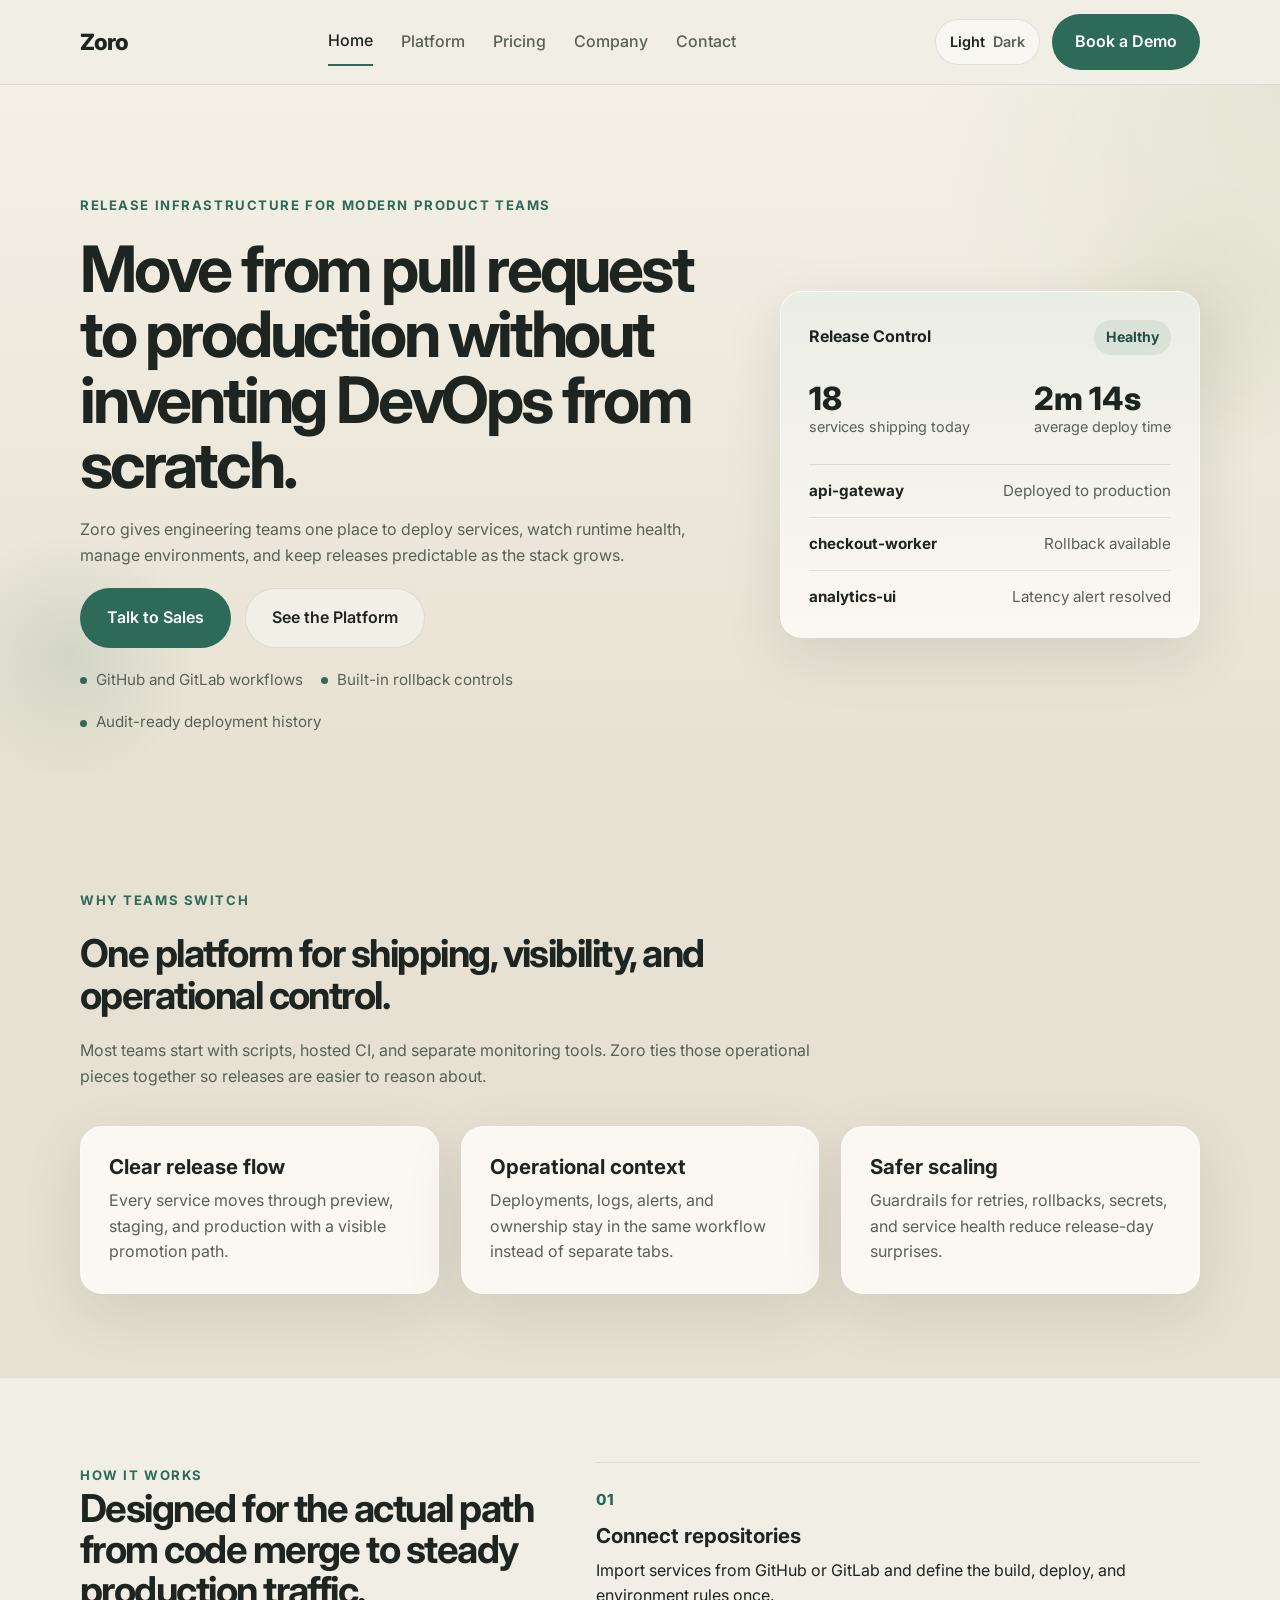
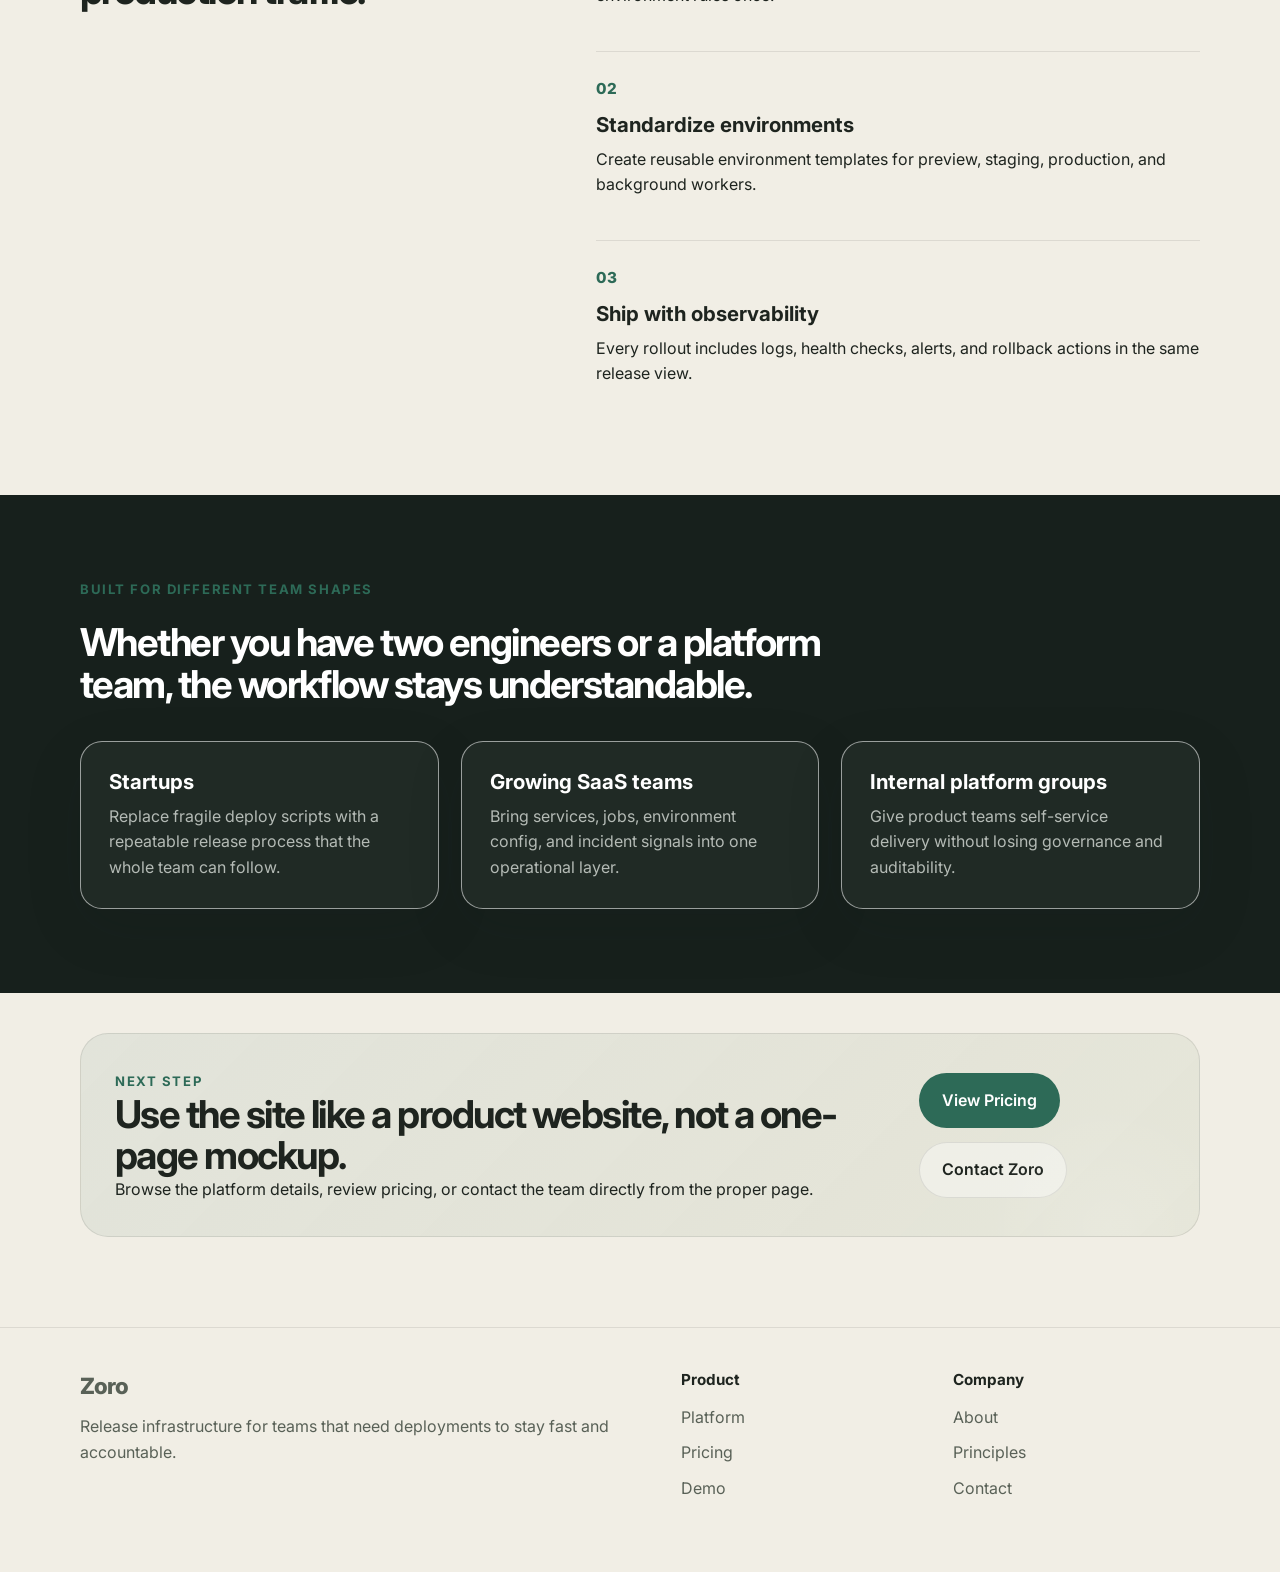
<file: index.html>
<!DOCTYPE html>
<html lang="en">
<head>
    <meta charset="UTF-8">
    <meta name="viewport" content="width=device-width, initial-scale=1.0">
    <title>Zoro | Release Infrastructure for Shipping Teams</title>
    <link rel="stylesheet" href="styles.css">
    <link rel="preconnect" href="https://fonts.googleapis.com">
    <link rel="preconnect" href="https://fonts.gstatic.com" crossorigin>
    <link href="https://fonts.googleapis.com/css2?family=Inter:wght@400;500;600;700;800&display=swap" rel="stylesheet">
</head>
<body>
    <header class="site-header">
        <div class="container nav-shell">
            <a href="index.html" class="brand-mark">Zoro</a>
            <nav class="site-nav" aria-label="Primary navigation">
                <a href="index.html" class="nav-link active">Home</a>
                <a href="platform.html" class="nav-link">Platform</a>
                <a href="pricing.html" class="nav-link">Pricing</a>
                <a href="company.html" class="nav-link">Company</a>
                <a href="contact.html" class="nav-link">Contact</a>
            </nav>
            <div class="nav-actions">
                <button class="theme-toggle" type="button" aria-label="Toggle dark theme" data-theme-toggle>
                    <span class="theme-toggle-light">Light</span>
                    <span class="theme-toggle-dark">Dark</span>
                </button>
                <a href="contact.html" class="btn btn-primary">Book a Demo</a>
            </div>
        </div>
    </header>

    <main>
        <section class="hero hero-home">
            <div class="container hero-grid">
                <div class="hero-copy">
                    <span class="eyebrow">Release infrastructure for modern product teams</span>
                    <h1 class="hero-title">Move from pull request to production without inventing DevOps from scratch.</h1>
                    <p class="hero-subtitle">
                        Zoro gives engineering teams one place to deploy services, watch runtime health, manage environments,
                        and keep releases predictable as the stack grows.
                    </p>
                    <div class="hero-actions">
                        <a href="contact.html" class="btn btn-primary btn-large">Talk to Sales</a>
                        <a href="platform.html" class="btn btn-secondary btn-large">See the Platform</a>
                    </div>
                    <div class="hero-proof">
                        <span>GitHub and GitLab workflows</span>
                        <span>Built-in rollback controls</span>
                        <span>Audit-ready deployment history</span>
                    </div>
                </div>
                <div class="hero-panel">
                    <div class="status-card glow-card">
                        <div class="status-head">
                            <span class="status-label">Release Control</span>
                            <span class="status-pill">Healthy</span>
                        </div>
                        <div class="metric-row">
                            <div>
                                <p class="metric-value">18</p>
                                <p class="metric-label">services shipping today</p>
                            </div>
                            <div>
                                <p class="metric-value">2m 14s</p>
                                <p class="metric-label">average deploy time</p>
                            </div>
                        </div>
                        <ul class="timeline-list">
                            <li><strong>api-gateway</strong><span>Deployed to production</span></li>
                            <li><strong>checkout-worker</strong><span>Rollback available</span></li>
                            <li><strong>analytics-ui</strong><span>Latency alert resolved</span></li>
                        </ul>
                    </div>
                </div>
            </div>
        </section>

        <section class="section surface-muted">
            <div class="container">
                <div class="section-header">
                    <span class="eyebrow">Why teams switch</span>
                    <h2>One platform for shipping, visibility, and operational control.</h2>
                    <p>
                        Most teams start with scripts, hosted CI, and separate monitoring tools. Zoro ties those operational
                        pieces together so releases are easier to reason about.
                    </p>
                </div>
                <div class="card-grid three-up">
                    <article class="info-card">
                        <h3>Clear release flow</h3>
                        <p>Every service moves through preview, staging, and production with a visible promotion path.</p>
                    </article>
                    <article class="info-card">
                        <h3>Operational context</h3>
                        <p>Deployments, logs, alerts, and ownership stay in the same workflow instead of separate tabs.</p>
                    </article>
                    <article class="info-card">
                        <h3>Safer scaling</h3>
                        <p>Guardrails for retries, rollbacks, secrets, and service health reduce release-day surprises.</p>
                    </article>
                </div>
            </div>
        </section>

        <section class="section">
            <div class="container split-section">
                <div>
                    <span class="eyebrow">How it works</span>
                    <h2>Designed for the actual path from code merge to steady production traffic.</h2>
                </div>
                <div class="steps-grid">
                    <article class="step-card">
                        <span class="step-number">01</span>
                        <h3>Connect repositories</h3>
                        <p>Import services from GitHub or GitLab and define the build, deploy, and environment rules once.</p>
                    </article>
                    <article class="step-card">
                        <span class="step-number">02</span>
                        <h3>Standardize environments</h3>
                        <p>Create reusable environment templates for preview, staging, production, and background workers.</p>
                    </article>
                    <article class="step-card">
                        <span class="step-number">03</span>
                        <h3>Ship with observability</h3>
                        <p>Every rollout includes logs, health checks, alerts, and rollback actions in the same release view.</p>
                    </article>
                </div>
            </div>
        </section>

        <section class="section surface-dark">
            <div class="container">
                <div class="section-header section-header-light">
                    <span class="eyebrow">Built for different team shapes</span>
                    <h2>Whether you have two engineers or a platform team, the workflow stays understandable.</h2>
                </div>
                <div class="card-grid three-up">
                    <article class="info-card dark-card">
                        <h3>Startups</h3>
                        <p>Replace fragile deploy scripts with a repeatable release process that the whole team can follow.</p>
                    </article>
                    <article class="info-card dark-card">
                        <h3>Growing SaaS teams</h3>
                        <p>Bring services, jobs, environment config, and incident signals into one operational layer.</p>
                    </article>
                    <article class="info-card dark-card">
                        <h3>Internal platform groups</h3>
                        <p>Give product teams self-service delivery without losing governance and auditability.</p>
                    </article>
                </div>
            </div>
        </section>

        <section class="section cta-section">
            <div class="container cta-shell">
                <div>
                    <span class="eyebrow">Next step</span>
                    <h2>Use the site like a product website, not a one-page mockup.</h2>
                    <p>Browse the platform details, review pricing, or contact the team directly from the proper page.</p>
                </div>
                <div class="cta-actions">
                    <a href="pricing.html" class="btn btn-primary">View Pricing</a>
                    <a href="contact.html" class="btn btn-secondary">Contact Zoro</a>
                </div>
            </div>
        </section>
    </main>

    <footer class="site-footer">
        <div class="container footer-grid">
            <div>
                <a href="index.html" class="brand-mark brand-footer">Zoro</a>
                <p class="footer-copy">Release infrastructure for teams that need deployments to stay fast and accountable.</p>
            </div>
            <div>
                <h4>Product</h4>
                <a href="platform.html">Platform</a>
                <a href="pricing.html">Pricing</a>
                <a href="contact.html">Demo</a>
            </div>
            <div>
                <h4>Company</h4>
                <a href="company.html">About</a>
                <a href="company.html#principles">Principles</a>
                <a href="contact.html">Contact</a>
            </div>
        </div>
    </footer>
    <script src="theme.js"></script>
    <script src="animations.js"></script>
</body>
</html>
</file>
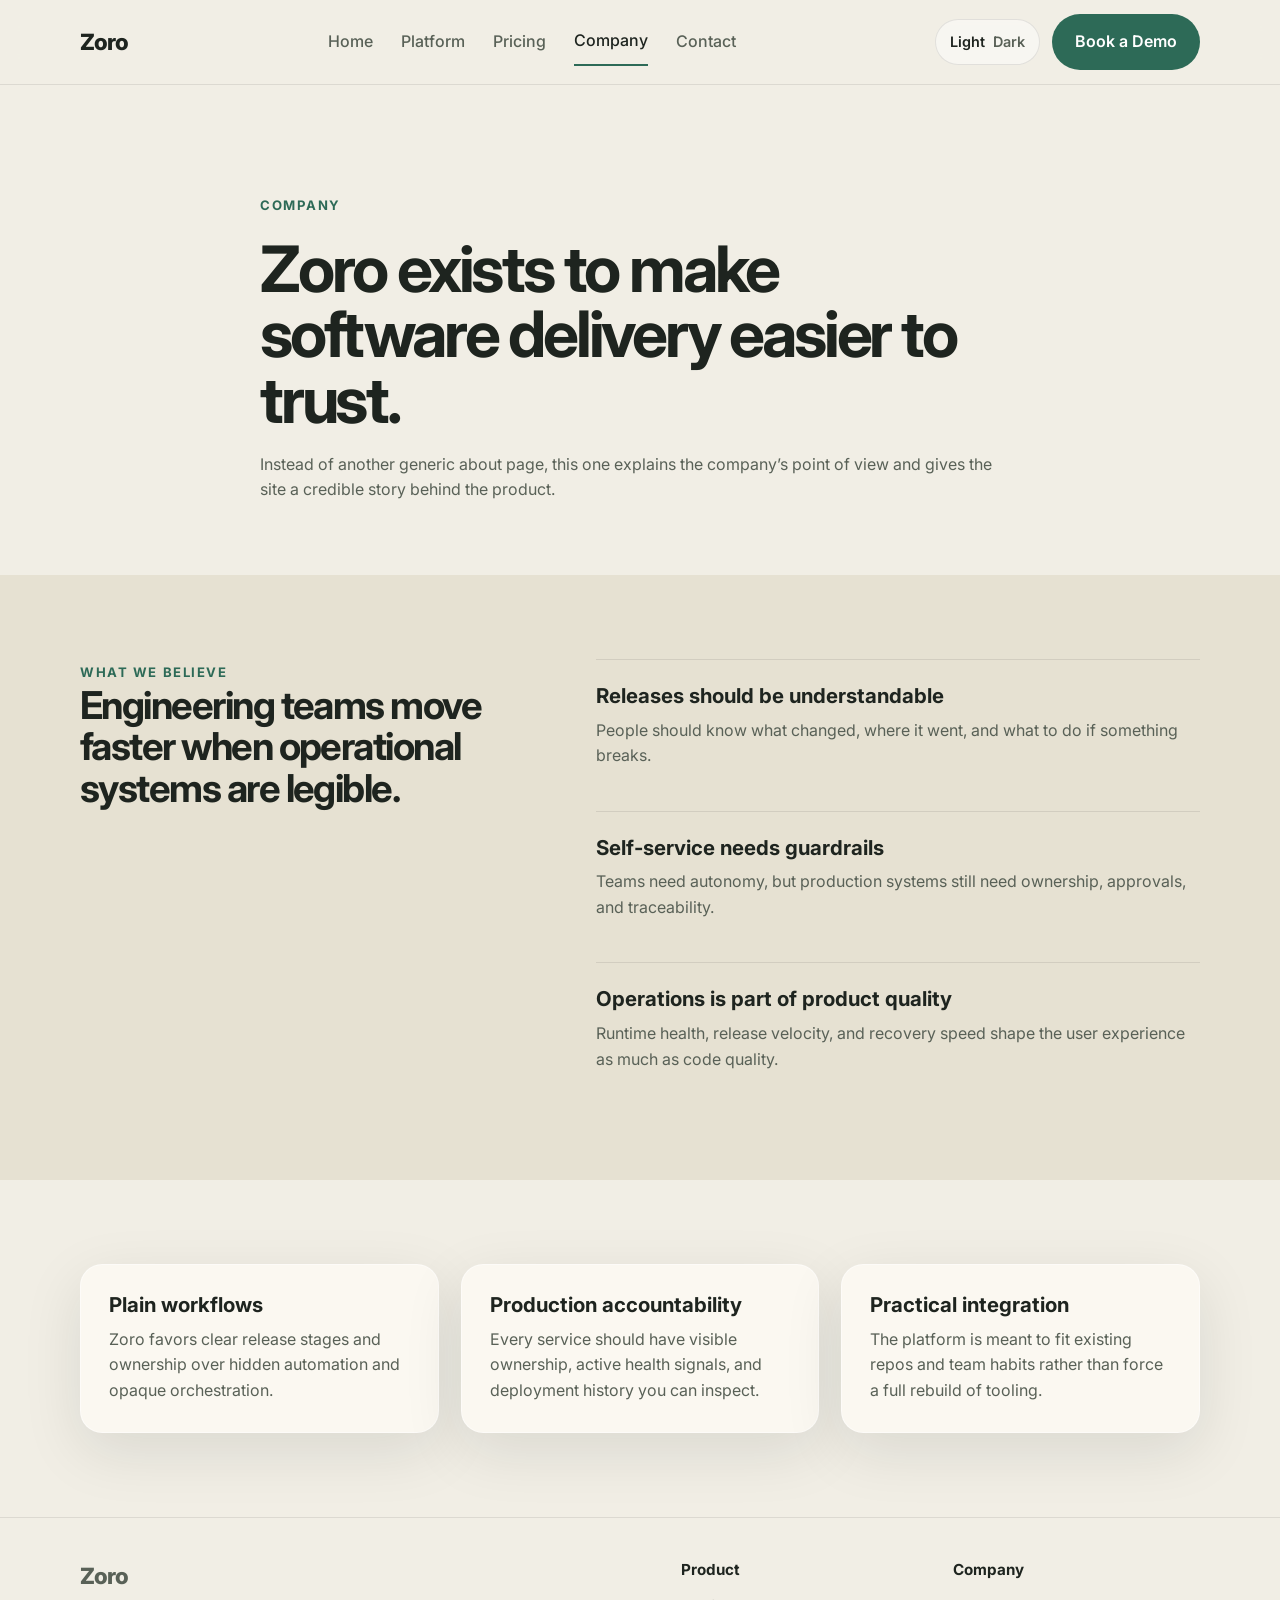
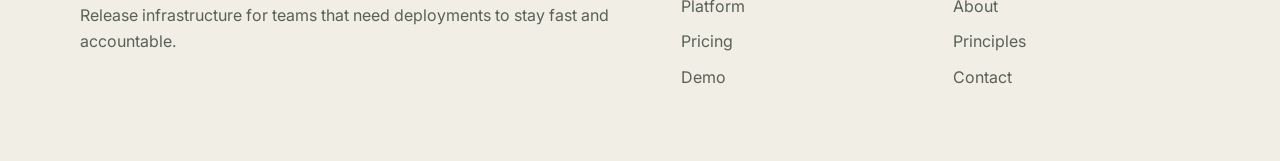
<file: company.html>
<!DOCTYPE html>
<html lang="en">
<head>
    <meta charset="UTF-8">
    <meta name="viewport" content="width=device-width, initial-scale=1.0">
    <title>About Zoro | Company and Operating Principles</title>
    <link rel="stylesheet" href="styles.css">
    <link rel="preconnect" href="https://fonts.googleapis.com">
    <link rel="preconnect" href="https://fonts.gstatic.com" crossorigin>
    <link href="https://fonts.googleapis.com/css2?family=Inter:wght@400;500;600;700;800&display=swap" rel="stylesheet">
</head>
<body>
    <header class="site-header">
        <div class="container nav-shell">
            <a href="index.html" class="brand-mark">Zoro</a>
            <nav class="site-nav" aria-label="Primary navigation">
                <a href="index.html" class="nav-link">Home</a>
                <a href="platform.html" class="nav-link">Platform</a>
                <a href="pricing.html" class="nav-link">Pricing</a>
                <a href="company.html" class="nav-link active">Company</a>
                <a href="contact.html" class="nav-link">Contact</a>
            </nav>
            <div class="nav-actions">
                <button class="theme-toggle" type="button" aria-label="Toggle dark theme" data-theme-toggle>
                    <span class="theme-toggle-light">Light</span>
                    <span class="theme-toggle-dark">Dark</span>
                </button>
                <a href="contact.html" class="btn btn-primary">Book a Demo</a>
            </div>
        </div>
    </header>

    <main>
        <section class="page-hero">
            <div class="container narrow">
                <span class="eyebrow">Company</span>
                <h1>Zoro exists to make software delivery easier to trust.</h1>
                <p>
                    Instead of another generic about page, this one explains the company’s point of view and gives the site
                    a credible story behind the product.
                </p>
            </div>
        </section>

        <section class="section surface-muted">
            <div class="container split-section">
                <div>
                    <span class="eyebrow">What we believe</span>
                    <h2>Engineering teams move faster when operational systems are legible.</h2>
                </div>
                <div class="stack-list">
                    <article class="stack-item">
                        <h3>Releases should be understandable</h3>
                        <p>People should know what changed, where it went, and what to do if something breaks.</p>
                    </article>
                    <article class="stack-item">
                        <h3>Self-service needs guardrails</h3>
                        <p>Teams need autonomy, but production systems still need ownership, approvals, and traceability.</p>
                    </article>
                    <article class="stack-item">
                        <h3>Operations is part of product quality</h3>
                        <p>Runtime health, release velocity, and recovery speed shape the user experience as much as code quality.</p>
                    </article>
                </div>
            </div>
        </section>

        <section id="principles" class="section">
            <div class="container">
                <div class="card-grid three-up">
                    <article class="info-card">
                        <h3>Plain workflows</h3>
                        <p>Zoro favors clear release stages and ownership over hidden automation and opaque orchestration.</p>
                    </article>
                    <article class="info-card">
                        <h3>Production accountability</h3>
                        <p>Every service should have visible ownership, active health signals, and deployment history you can inspect.</p>
                    </article>
                    <article class="info-card">
                        <h3>Practical integration</h3>
                        <p>The platform is meant to fit existing repos and team habits rather than force a full rebuild of tooling.</p>
                    </article>
                </div>
            </div>
        </section>
    </main>

    <footer class="site-footer">
        <div class="container footer-grid">
            <div>
                <a href="index.html" class="brand-mark brand-footer">Zoro</a>
                <p class="footer-copy">Release infrastructure for teams that need deployments to stay fast and accountable.</p>
            </div>
            <div>
                <h4>Product</h4>
                <a href="platform.html">Platform</a>
                <a href="pricing.html">Pricing</a>
                <a href="contact.html">Demo</a>
            </div>
            <div>
                <h4>Company</h4>
                <a href="company.html">About</a>
                <a href="company.html#principles">Principles</a>
                <a href="contact.html">Contact</a>
            </div>
        </div>
    </footer>
    <script src="theme.js"></script>
    <script src="animations.js"></script>
</body>
</html>
</file>
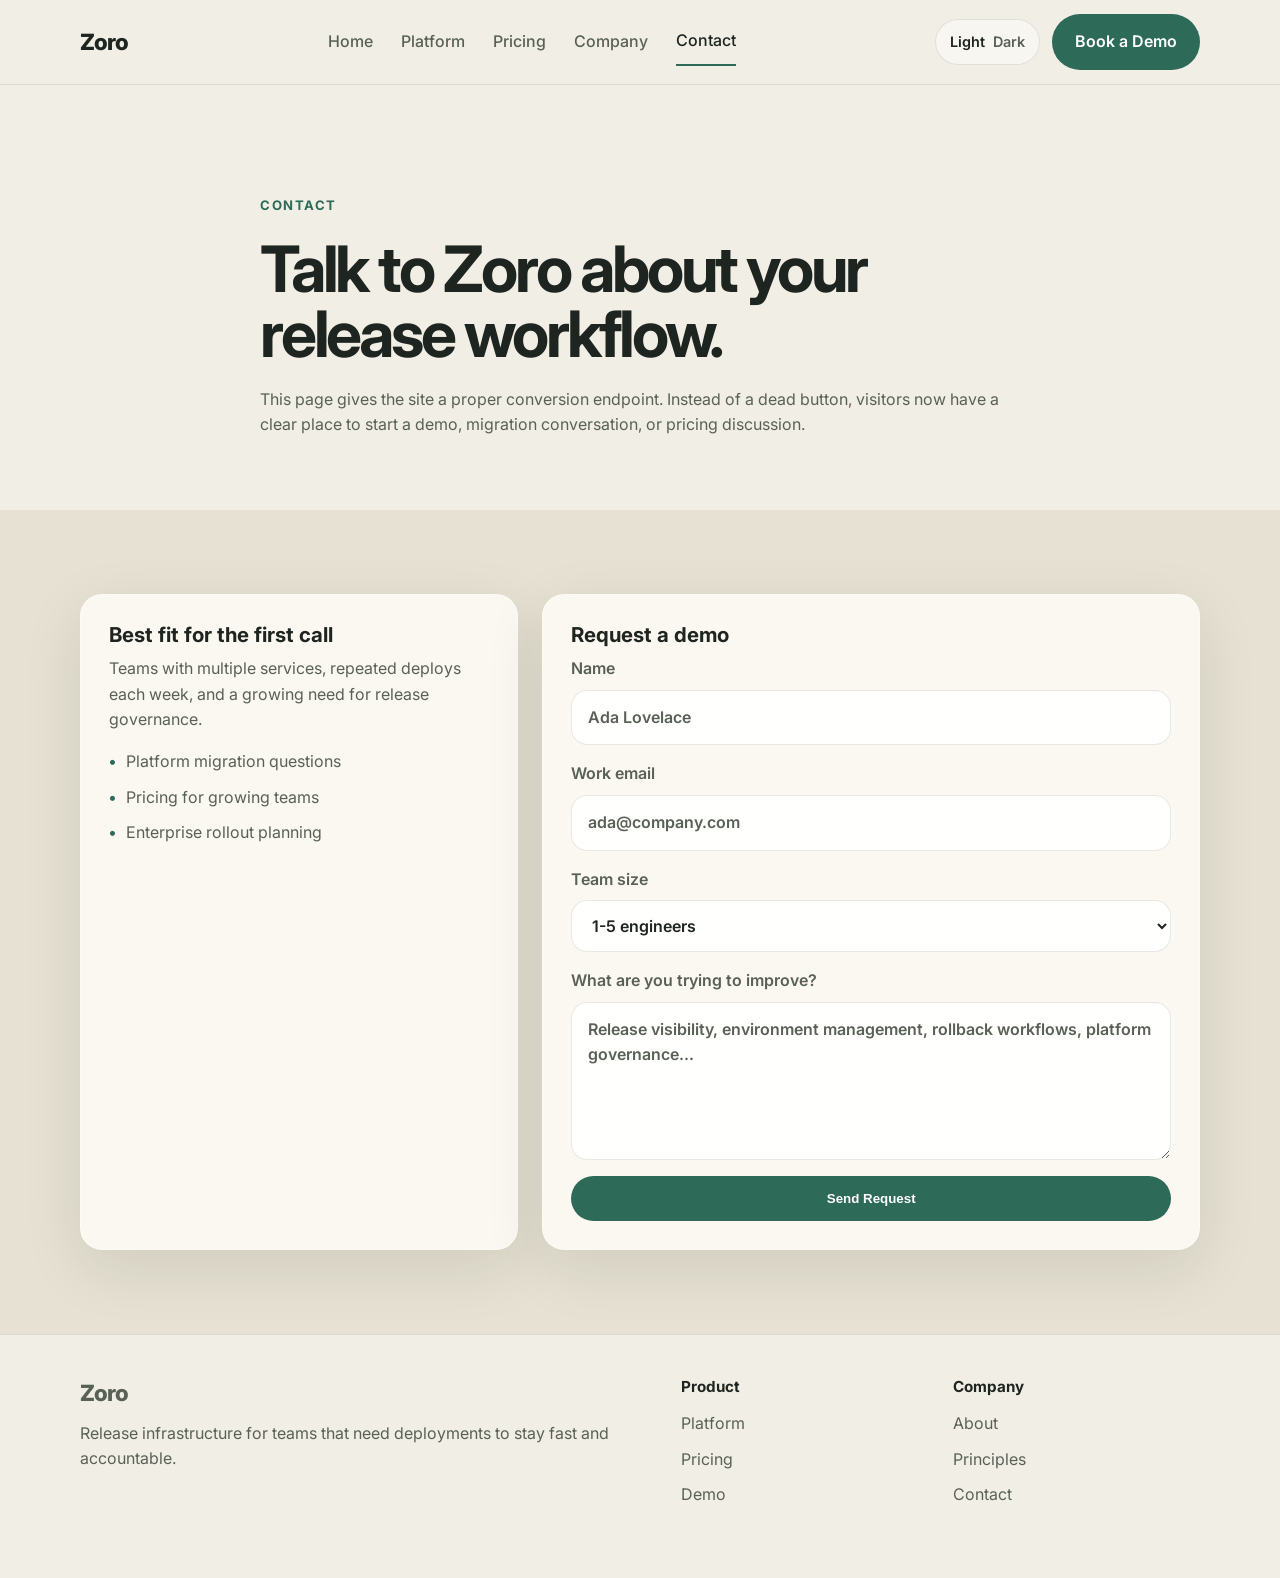
<file: contact.html>
<!DOCTYPE html>
<html lang="en">
<head>
    <meta charset="UTF-8">
    <meta name="viewport" content="width=device-width, initial-scale=1.0">
    <title>Contact Zoro | Book a Demo or Ask Questions</title>
    <link rel="stylesheet" href="styles.css">
    <link rel="preconnect" href="https://fonts.googleapis.com">
    <link rel="preconnect" href="https://fonts.gstatic.com" crossorigin>
    <link href="https://fonts.googleapis.com/css2?family=Inter:wght@400;500;600;700;800&display=swap" rel="stylesheet">
</head>
<body>
    <header class="site-header">
        <div class="container nav-shell">
            <a href="index.html" class="brand-mark">Zoro</a>
            <nav class="site-nav" aria-label="Primary navigation">
                <a href="index.html" class="nav-link">Home</a>
                <a href="platform.html" class="nav-link">Platform</a>
                <a href="pricing.html" class="nav-link">Pricing</a>
                <a href="company.html" class="nav-link">Company</a>
                <a href="contact.html" class="nav-link active">Contact</a>
            </nav>
            <div class="nav-actions">
                <button class="theme-toggle" type="button" aria-label="Toggle dark theme" data-theme-toggle>
                    <span class="theme-toggle-light">Light</span>
                    <span class="theme-toggle-dark">Dark</span>
                </button>
                <a href="contact.html" class="btn btn-primary">Book a Demo</a>
            </div>
        </div>
    </header>

    <main>
        <section class="page-hero">
            <div class="container narrow">
                <span class="eyebrow">Contact</span>
                <h1>Talk to Zoro about your release workflow.</h1>
                <p>
                    This page gives the site a proper conversion endpoint. Instead of a dead button, visitors now have a clear
                    place to start a demo, migration conversation, or pricing discussion.
                </p>
            </div>
        </section>

        <section class="section surface-muted">
            <div class="container contact-grid">
                <article class="info-card">
                    <h3>Best fit for the first call</h3>
                    <p>Teams with multiple services, repeated deploys each week, and a growing need for release governance.</p>
                    <ul class="check-list compact">
                        <li>Platform migration questions</li>
                        <li>Pricing for growing teams</li>
                        <li>Enterprise rollout planning</li>
                    </ul>
                </article>
                <article class="info-card contact-card">
                    <h3>Request a demo</h3>
                    <form class="contact-form">
                        <label>
                            Name
                            <input type="text" placeholder="Ada Lovelace">
                        </label>
                        <label>
                            Work email
                            <input type="email" placeholder="ada@company.com">
                        </label>
                        <label>
                            Team size
                            <select>
                                <option>1-5 engineers</option>
                                <option>6-20 engineers</option>
                                <option>21-50 engineers</option>
                                <option>50+ engineers</option>
                            </select>
                        </label>
                        <label>
                            What are you trying to improve?
                            <textarea rows="5" placeholder="Release visibility, environment management, rollback workflows, platform governance..."></textarea>
                        </label>
                        <button type="button" class="btn btn-primary">Send Request</button>
                    </form>
                </article>
            </div>
        </section>
    </main>

    <footer class="site-footer">
        <div class="container footer-grid">
            <div>
                <a href="index.html" class="brand-mark brand-footer">Zoro</a>
                <p class="footer-copy">Release infrastructure for teams that need deployments to stay fast and accountable.</p>
            </div>
            <div>
                <h4>Product</h4>
                <a href="platform.html">Platform</a>
                <a href="pricing.html">Pricing</a>
                <a href="contact.html">Demo</a>
            </div>
            <div>
                <h4>Company</h4>
                <a href="company.html">About</a>
                <a href="company.html#principles">Principles</a>
                <a href="contact.html">Contact</a>
            </div>
        </div>
    </footer>
    <script src="theme.js"></script>
    <script src="animations.js"></script>
</body>
</html>
</file>
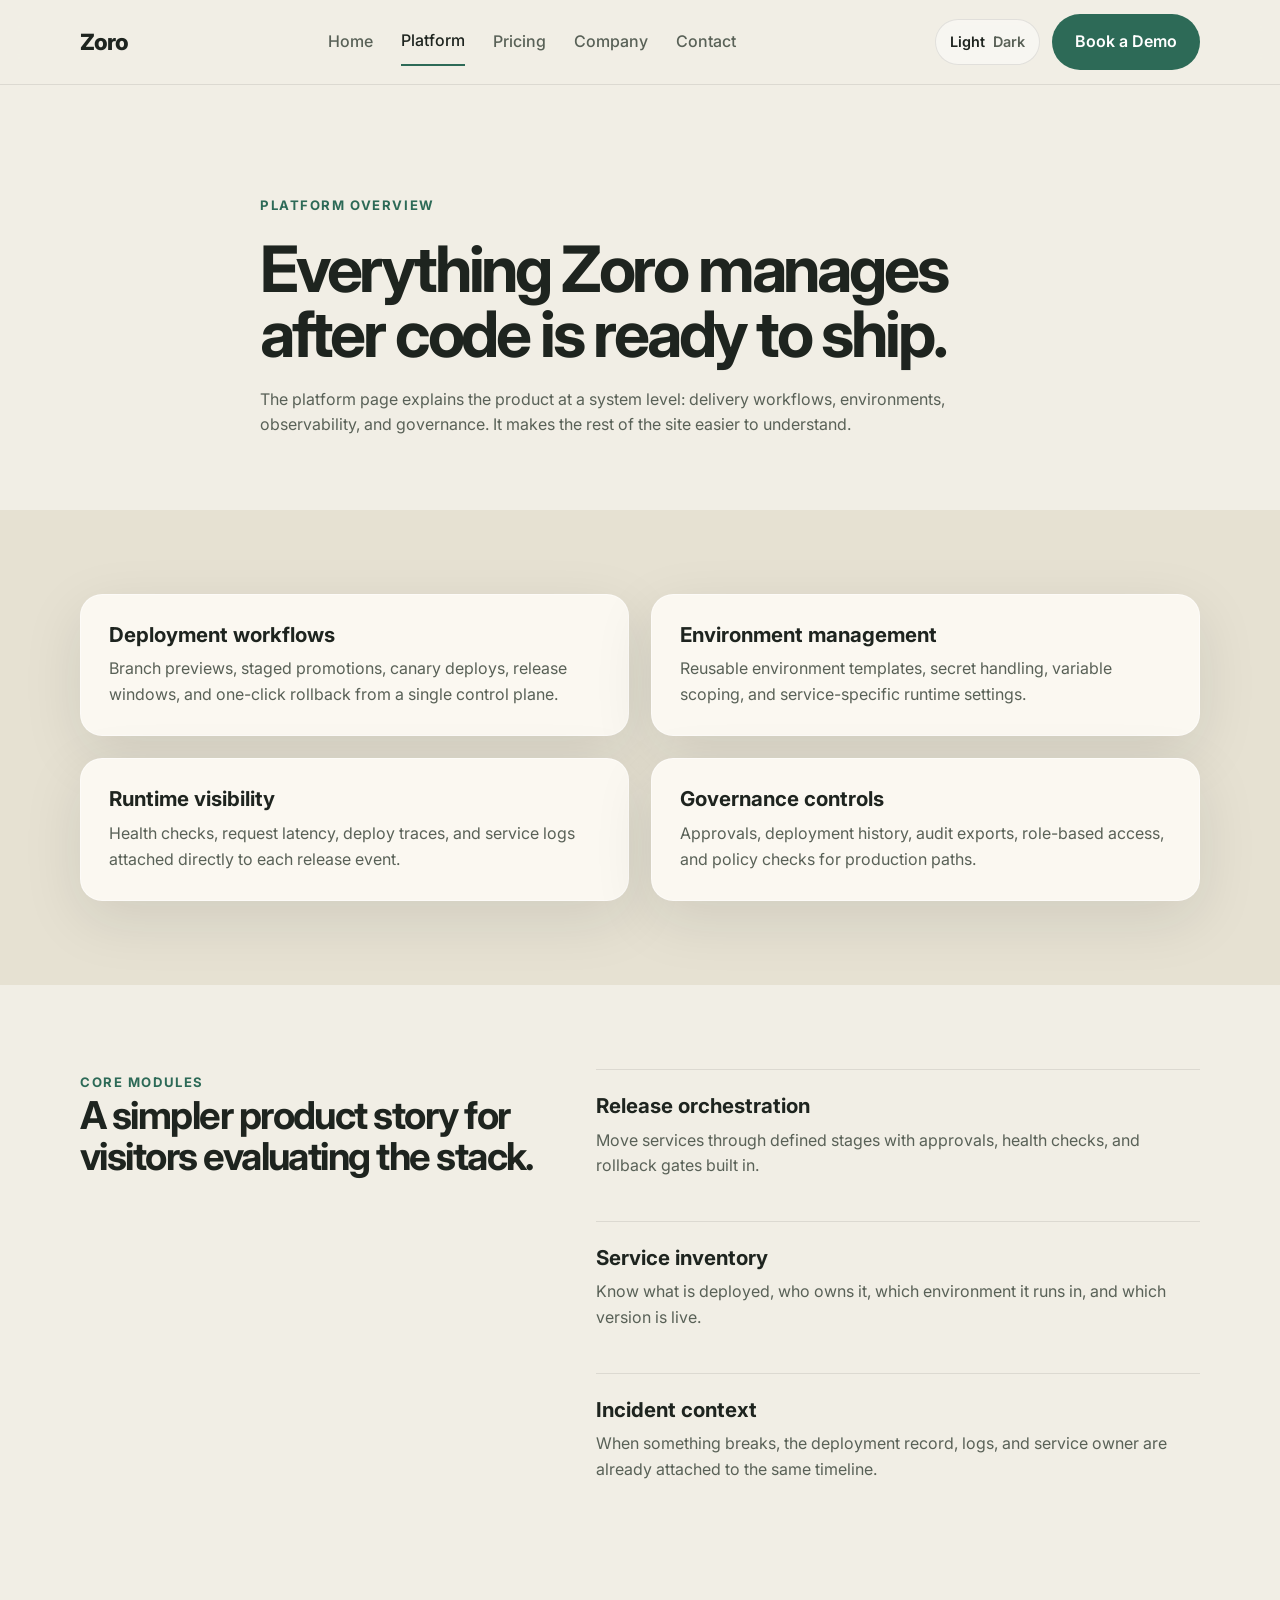
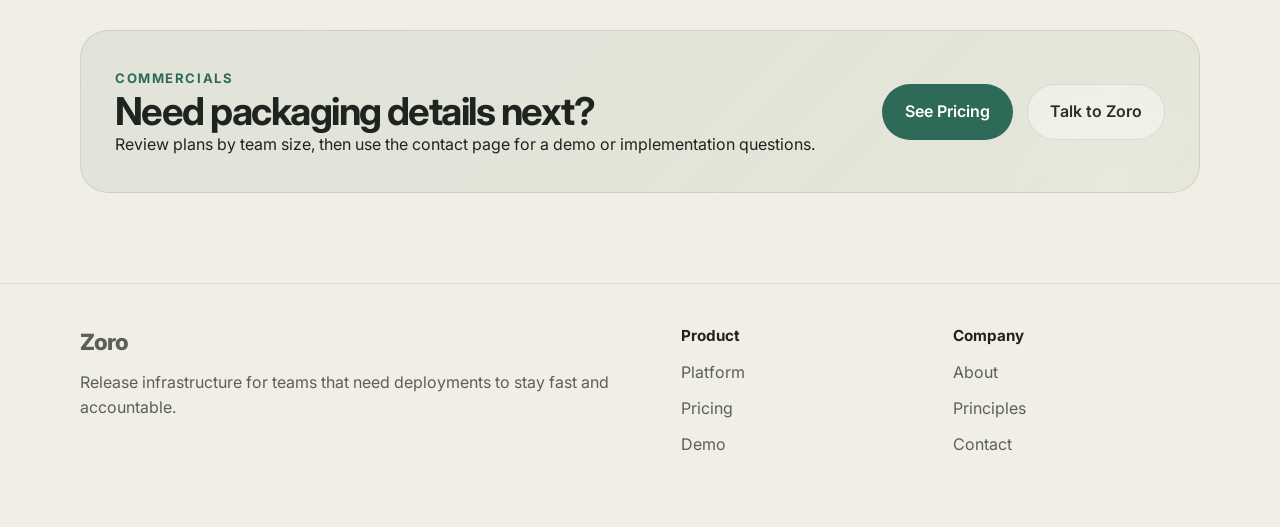
<file: platform.html>
<!DOCTYPE html>
<html lang="en">
<head>
    <meta charset="UTF-8">
    <meta name="viewport" content="width=device-width, initial-scale=1.0">
    <title>Zoro Platform | Deployment, Runtime, and Environment Control</title>
    <link rel="stylesheet" href="styles.css">
    <link rel="preconnect" href="https://fonts.googleapis.com">
    <link rel="preconnect" href="https://fonts.gstatic.com" crossorigin>
    <link href="https://fonts.googleapis.com/css2?family=Inter:wght@400;500;600;700;800&display=swap" rel="stylesheet">
</head>
<body>
    <header class="site-header">
        <div class="container nav-shell">
            <a href="index.html" class="brand-mark">Zoro</a>
            <nav class="site-nav" aria-label="Primary navigation">
                <a href="index.html" class="nav-link">Home</a>
                <a href="platform.html" class="nav-link active">Platform</a>
                <a href="pricing.html" class="nav-link">Pricing</a>
                <a href="company.html" class="nav-link">Company</a>
                <a href="contact.html" class="nav-link">Contact</a>
            </nav>
            <div class="nav-actions">
                <button class="theme-toggle" type="button" aria-label="Toggle dark theme" data-theme-toggle>
                    <span class="theme-toggle-light">Light</span>
                    <span class="theme-toggle-dark">Dark</span>
                </button>
                <a href="contact.html" class="btn btn-primary">Book a Demo</a>
            </div>
        </div>
    </header>

    <main>
        <section class="page-hero">
            <div class="container narrow">
                <span class="eyebrow">Platform overview</span>
                <h1>Everything Zoro manages after code is ready to ship.</h1>
                <p>
                    The platform page explains the product at a system level: delivery workflows, environments, observability,
                    and governance. It makes the rest of the site easier to understand.
                </p>
            </div>
        </section>

        <section class="section surface-muted">
            <div class="container">
                <div class="card-grid two-up">
                    <article class="info-card">
                        <h3>Deployment workflows</h3>
                        <p>Branch previews, staged promotions, canary deploys, release windows, and one-click rollback from a single control plane.</p>
                    </article>
                    <article class="info-card">
                        <h3>Environment management</h3>
                        <p>Reusable environment templates, secret handling, variable scoping, and service-specific runtime settings.</p>
                    </article>
                    <article class="info-card">
                        <h3>Runtime visibility</h3>
                        <p>Health checks, request latency, deploy traces, and service logs attached directly to each release event.</p>
                    </article>
                    <article class="info-card">
                        <h3>Governance controls</h3>
                        <p>Approvals, deployment history, audit exports, role-based access, and policy checks for production paths.</p>
                    </article>
                </div>
            </div>
        </section>

        <section class="section">
            <div class="container split-section">
                <div>
                    <span class="eyebrow">Core modules</span>
                    <h2>A simpler product story for visitors evaluating the stack.</h2>
                </div>
                <div class="stack-list">
                    <article class="stack-item">
                        <h3>Release orchestration</h3>
                        <p>Move services through defined stages with approvals, health checks, and rollback gates built in.</p>
                    </article>
                    <article class="stack-item">
                        <h3>Service inventory</h3>
                        <p>Know what is deployed, who owns it, which environment it runs in, and which version is live.</p>
                    </article>
                    <article class="stack-item">
                        <h3>Incident context</h3>
                        <p>When something breaks, the deployment record, logs, and service owner are already attached to the same timeline.</p>
                    </article>
                </div>
            </div>
        </section>

        <section class="section cta-section">
            <div class="container cta-shell">
                <div>
                    <span class="eyebrow">Commercials</span>
                    <h2>Need packaging details next?</h2>
                    <p>Review plans by team size, then use the contact page for a demo or implementation questions.</p>
                </div>
                <div class="cta-actions">
                    <a href="pricing.html" class="btn btn-primary">See Pricing</a>
                    <a href="contact.html" class="btn btn-secondary">Talk to Zoro</a>
                </div>
            </div>
        </section>
    </main>

    <footer class="site-footer">
        <div class="container footer-grid">
            <div>
                <a href="index.html" class="brand-mark brand-footer">Zoro</a>
                <p class="footer-copy">Release infrastructure for teams that need deployments to stay fast and accountable.</p>
            </div>
            <div>
                <h4>Product</h4>
                <a href="platform.html">Platform</a>
                <a href="pricing.html">Pricing</a>
                <a href="contact.html">Demo</a>
            </div>
            <div>
                <h4>Company</h4>
                <a href="company.html">About</a>
                <a href="company.html#principles">Principles</a>
                <a href="contact.html">Contact</a>
            </div>
        </div>
    </footer>
    <script src="theme.js"></script>
    <script src="animations.js"></script>
</body>
</html>
</file>
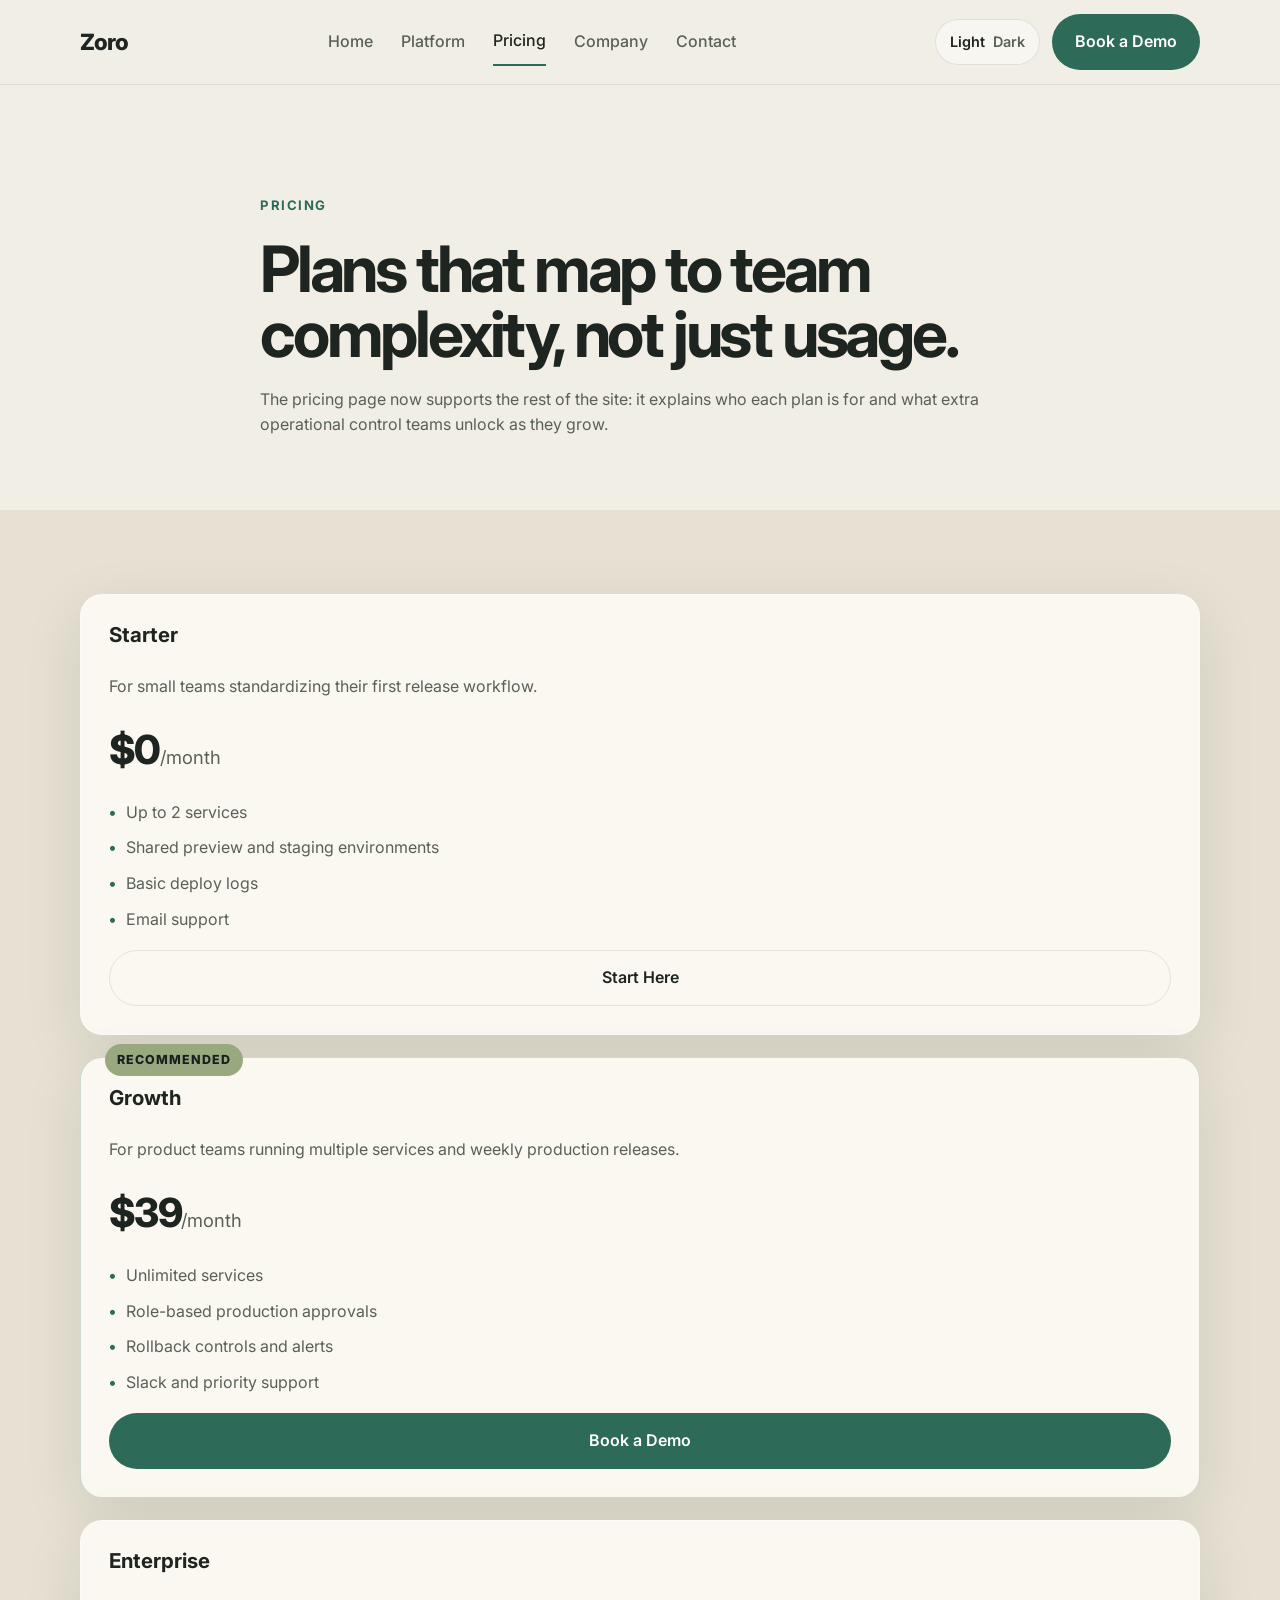
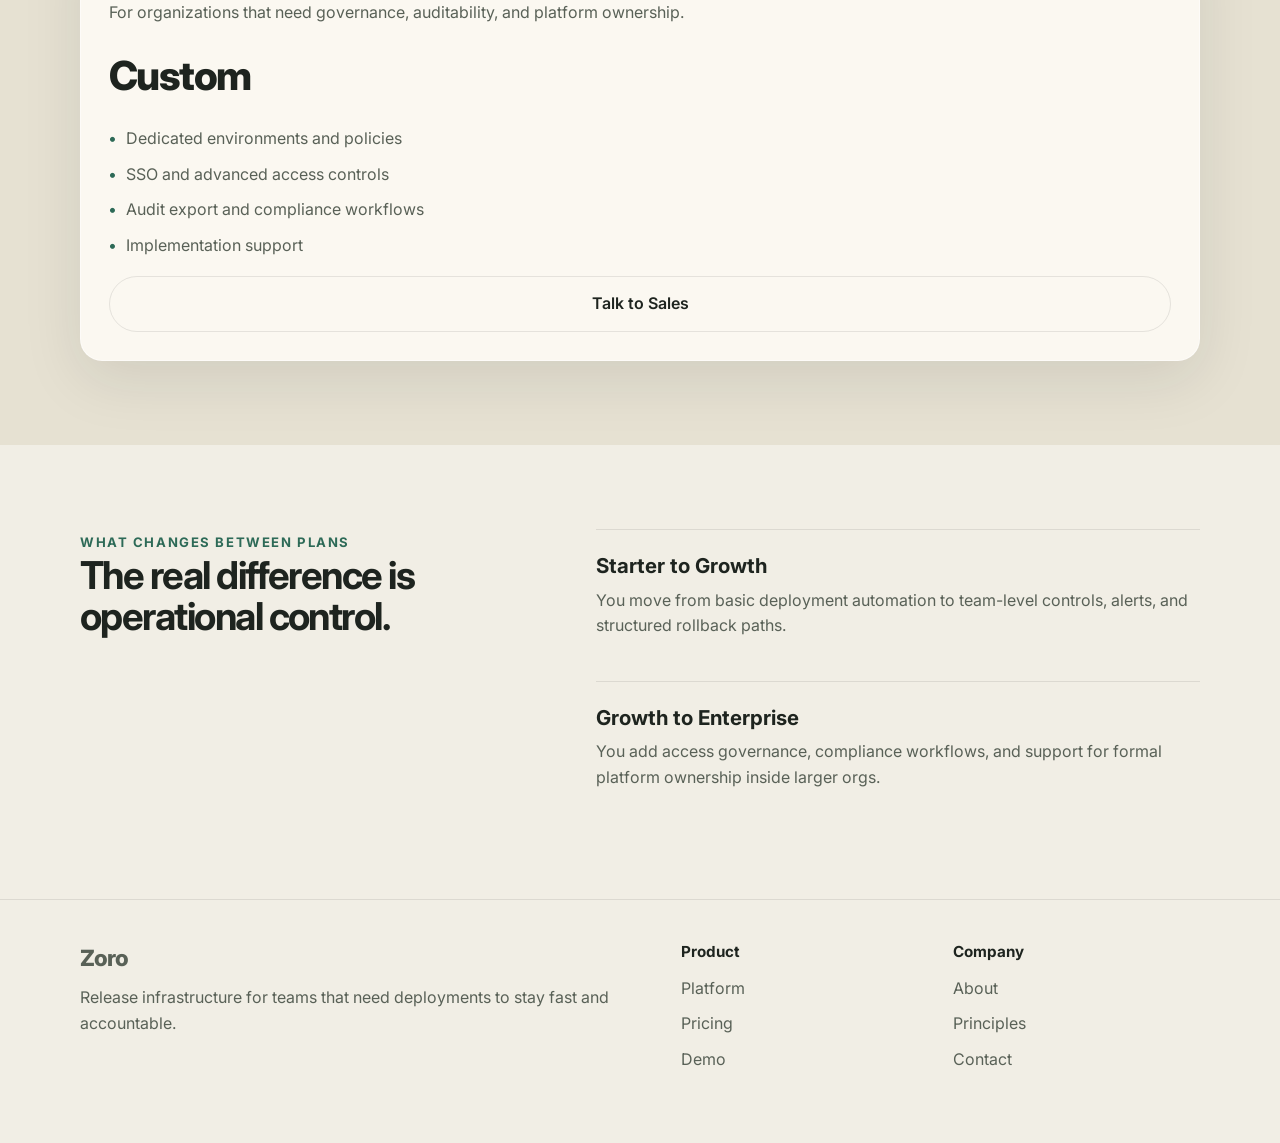
<file: pricing.html>
<!DOCTYPE html>
<html lang="en">
<head>
    <meta charset="UTF-8">
    <meta name="viewport" content="width=device-width, initial-scale=1.0">
    <title>Zoro Pricing | Plans for Growing Engineering Teams</title>
    <link rel="stylesheet" href="styles.css">
    <link rel="preconnect" href="https://fonts.googleapis.com">
    <link rel="preconnect" href="https://fonts.gstatic.com" crossorigin>
    <link href="https://fonts.googleapis.com/css2?family=Inter:wght@400;500;600;700;800&display=swap" rel="stylesheet">
</head>
<body>
    <header class="site-header">
        <div class="container nav-shell">
            <a href="index.html" class="brand-mark">Zoro</a>
            <nav class="site-nav" aria-label="Primary navigation">
                <a href="index.html" class="nav-link">Home</a>
                <a href="platform.html" class="nav-link">Platform</a>
                <a href="pricing.html" class="nav-link active">Pricing</a>
                <a href="company.html" class="nav-link">Company</a>
                <a href="contact.html" class="nav-link">Contact</a>
            </nav>
            <div class="nav-actions">
                <button class="theme-toggle" type="button" aria-label="Toggle dark theme" data-theme-toggle>
                    <span class="theme-toggle-light">Light</span>
                    <span class="theme-toggle-dark">Dark</span>
                </button>
                <a href="contact.html" class="btn btn-primary">Book a Demo</a>
            </div>
        </div>
    </header>

    <main>
        <section class="page-hero">
            <div class="container narrow">
                <span class="eyebrow">Pricing</span>
                <h1>Plans that map to team complexity, not just usage.</h1>
                <p>
                    The pricing page now supports the rest of the site: it explains who each plan is for and what extra
                    operational control teams unlock as they grow.
                </p>
            </div>
        </section>

        <section class="section surface-muted">
            <div class="container">
                <div class="card-grid pricing-grid">
                    <article class="price-card">
                        <h3>Starter</h3>
                        <p class="price-copy">For small teams standardizing their first release workflow.</p>
                        <p class="price-line"><span>$0</span>/month</p>
                        <ul class="check-list">
                            <li>Up to 2 services</li>
                            <li>Shared preview and staging environments</li>
                            <li>Basic deploy logs</li>
                            <li>Email support</li>
                        </ul>
                        <a href="contact.html" class="btn btn-outline">Start Here</a>
                    </article>
                    <article class="price-card featured">
                        <div class="popular-badge">Recommended</div>
                        <h3>Growth</h3>
                        <p class="price-copy">For product teams running multiple services and weekly production releases.</p>
                        <p class="price-line"><span>$39</span>/month</p>
                        <ul class="check-list">
                            <li>Unlimited services</li>
                            <li>Role-based production approvals</li>
                            <li>Rollback controls and alerts</li>
                            <li>Slack and priority support</li>
                        </ul>
                        <a href="contact.html" class="btn btn-primary">Book a Demo</a>
                    </article>
                    <article class="price-card">
                        <h3>Enterprise</h3>
                        <p class="price-copy">For organizations that need governance, auditability, and platform ownership.</p>
                        <p class="price-line"><span>Custom</span></p>
                        <ul class="check-list">
                            <li>Dedicated environments and policies</li>
                            <li>SSO and advanced access controls</li>
                            <li>Audit export and compliance workflows</li>
                            <li>Implementation support</li>
                        </ul>
                        <a href="contact.html" class="btn btn-outline">Talk to Sales</a>
                    </article>
                </div>
            </div>
        </section>

        <section class="section">
            <div class="container split-section">
                <div>
                    <span class="eyebrow">What changes between plans</span>
                    <h2>The real difference is operational control.</h2>
                </div>
                <div class="stack-list">
                    <article class="stack-item">
                        <h3>Starter to Growth</h3>
                        <p>You move from basic deployment automation to team-level controls, alerts, and structured rollback paths.</p>
                    </article>
                    <article class="stack-item">
                        <h3>Growth to Enterprise</h3>
                        <p>You add access governance, compliance workflows, and support for formal platform ownership inside larger orgs.</p>
                    </article>
                </div>
            </div>
        </section>
    </main>

    <footer class="site-footer">
        <div class="container footer-grid">
            <div>
                <a href="index.html" class="brand-mark brand-footer">Zoro</a>
                <p class="footer-copy">Release infrastructure for teams that need deployments to stay fast and accountable.</p>
            </div>
            <div>
                <h4>Product</h4>
                <a href="platform.html">Platform</a>
                <a href="pricing.html">Pricing</a>
                <a href="contact.html">Demo</a>
            </div>
            <div>
                <h4>Company</h4>
                <a href="company.html">About</a>
                <a href="company.html#principles">Principles</a>
                <a href="contact.html">Contact</a>
            </div>
        </div>
    </footer>
    <script src="theme.js"></script>
    <script src="animations.js"></script>
</body>
</html>
</file>
<file: styles.css>
:root {
    --bg: #f1eee5;
    --surface: #fbf8f1;
    --surface-muted: #e6e1d2;
    --surface-elevated: #fdfaf4;
    --text: #1e241f;
    --text-soft: #596157;
    --line: rgba(30, 36, 31, 0.1);
    --brand: #2d6a57;
    --brand-dark: #214f41;
    --accent: #98a97f;
    --dark: #17201c;
    --dark-soft: #202a25;
    --header-bg: rgba(241, 238, 229, 0.88);
    --hero-bg:
        radial-gradient(circle at top right, rgba(152, 169, 127, 0.16), transparent 24%),
        linear-gradient(180deg, #f4f0e6 0%, #e6e1d2 100%);
    --hero-orb-1: radial-gradient(circle, rgba(152, 169, 127, 0.14), transparent 65%);
    --hero-orb-2: radial-gradient(circle, rgba(45, 106, 87, 0.12), transparent 68%);
    --soft-button-bg: rgba(255, 255, 255, 0.4);
    --soft-button-hover: rgba(255, 255, 255, 0.7);
    --toggle-bg: rgba(255, 255, 255, 0.45);
    --card-border: rgba(255, 255, 255, 0.55);
    --card-glow:
        linear-gradient(180deg, rgba(45, 106, 87, 0.08), rgba(251, 248, 241, 0.97));
    --pill-bg: rgba(45, 106, 87, 0.1);
    --pill-sheen: linear-gradient(120deg, transparent 0%, rgba(255, 255, 255, 0.26) 48%, transparent 100%);
    --input-bg: rgba(255, 255, 255, 0.9);
    --cta-bg: linear-gradient(135deg, rgba(45, 106, 87, 0.08), rgba(152, 169, 127, 0.12));
    --cta-orb: radial-gradient(circle, rgba(255, 255, 255, 0.12), transparent 68%);
    --white: #ffffff;
    --shadow: 0 18px 60px rgba(24, 30, 25, 0.1);
    --radius: 22px;
}
body[data-theme="dark"] {
    --bg: #0d1311;
    --surface: #131a17;
    --surface-muted: #101613;
    --surface-elevated: #18211d;
    --text: #e8ede8;
    --text-soft: #9aa69c;
    --line: rgba(232, 237, 232, 0.09);
    --brand: #6fb195;
    --brand-dark: #5a947d;
    --accent: #899a74;
    --dark: #09100d;
    --dark-soft: #0f1714;
    --header-bg: rgba(9, 14, 12, 0.84);
    --hero-bg:
        radial-gradient(circle at top right, rgba(111, 177, 149, 0.12), transparent 28%),
        radial-gradient(circle at 18% 12%, rgba(137, 154, 116, 0.06), transparent 22%),
        linear-gradient(180deg, #111815 0%, #0b110f 100%);
    --hero-orb-1: radial-gradient(circle, rgba(137, 154, 116, 0.09), transparent 65%);
    --hero-orb-2: radial-gradient(circle, rgba(111, 177, 149, 0.1), transparent 68%);
    --soft-button-bg: rgba(255, 255, 255, 0.03);
    --soft-button-hover: rgba(255, 255, 255, 0.06);
    --toggle-bg: rgba(255, 255, 255, 0.04);
    --card-border: rgba(255, 255, 255, 0.06);
    --card-glow:
        linear-gradient(180deg, rgba(111, 177, 149, 0.06), rgba(19, 26, 23, 0.97));
    --pill-bg: rgba(111, 177, 149, 0.12);
    --pill-sheen: linear-gradient(120deg, transparent 0%, rgba(255, 255, 255, 0.14) 48%, transparent 100%);
    --input-bg: rgba(255, 255, 255, 0.03);
    --cta-bg: linear-gradient(135deg, rgba(111, 177, 149, 0.07), rgba(137, 154, 116, 0.06));
    --cta-orb: radial-gradient(circle, rgba(255, 255, 255, 0.06), transparent 68%);
    --white: #ffffff;
    --shadow: 0 24px 80px rgba(0, 0, 0, 0.34);
}

* {
    box-sizing: border-box;
    margin: 0;
    padding: 0;
}

html {
    scroll-behavior: smooth;
}

body {
    font-family: "Inter", sans-serif;
    color: var(--text);
    background: var(--bg);
    line-height: 1.6;
    overflow-x: hidden;
}

body[data-theme="dark"] {
    color-scheme: dark;
}

a {
    color: inherit;
    text-decoration: none;
}

img {
    max-width: 100%;
    display: block;
}

.container {
    width: min(1120px, calc(100% - 40px));
    margin: 0 auto;
}

.narrow {
    width: min(760px, 100%);
}

.site-header {
    position: sticky;
    top: 0;
    z-index: 20;
    backdrop-filter: blur(14px);
    background: var(--header-bg);
    border-bottom: 1px solid var(--line);
    transition: background-color 180ms ease, border-color 180ms ease, box-shadow 180ms ease;
}

.nav-shell {
    min-height: 84px;
    display: flex;
    align-items: center;
    justify-content: space-between;
    gap: 24px;
}

.brand-mark {
    font-size: 1.4rem;
    font-weight: 800;
    letter-spacing: -0.04em;
    transition: transform 220ms ease, color 220ms ease;
}

.brand-mark:hover {
    transform: translateY(-1px);
}

.site-nav {
    display: flex;
    align-items: center;
    gap: 28px;
    flex-wrap: wrap;
    justify-content: center;
}

.nav-actions {
    display: flex;
    align-items: center;
    gap: 12px;
}

.nav-link {
    color: var(--text-soft);
    font-weight: 500;
    position: relative;
    padding: 6px 0;
    transition: color 180ms ease, transform 180ms ease;
}

.nav-link.active,
.nav-link:hover {
    color: var(--text);
    transform: translateY(-1px);
}

.nav-link.active::after {
    content: "";
    position: absolute;
    left: 0;
    bottom: -6px;
    width: 100%;
    height: 2px;
    background: var(--brand);
}

.btn {
    display: inline-flex;
    align-items: center;
    justify-content: center;
    gap: 8px;
    padding: 14px 22px;
    border-radius: 999px;
    border: 1px solid transparent;
    font-weight: 600;
    transition: transform 180ms ease, background-color 180ms ease, border-color 180ms ease, color 180ms ease, box-shadow 180ms ease;
}

.btn:hover {
    transform: translateY(-2px);
    box-shadow: 0 14px 32px rgba(0, 0, 0, 0.12);
}

.btn-primary {
    background: var(--brand);
    color: var(--white);
}

.btn-primary:hover {
    background: var(--brand-dark);
}

.btn-secondary {
    border-color: var(--line);
    background: var(--soft-button-bg);
    color: var(--text);
}

.btn-secondary:hover,
.btn-outline:hover {
    border-color: color-mix(in srgb, var(--text) 14%, transparent);
    background: var(--soft-button-hover);
}

.btn-outline {
    border-color: var(--line);
    background: transparent;
    color: var(--text);
}

.theme-toggle {
    display: inline-flex;
    align-items: center;
    gap: 8px;
    padding: 10px 14px;
    border-radius: 999px;
    border: 1px solid var(--line);
    background: var(--toggle-bg);
    color: var(--text);
    cursor: pointer;
    font: inherit;
    font-weight: 600;
    transition: background-color 180ms ease, border-color 180ms ease, color 180ms ease, transform 180ms ease;
}

.theme-toggle:hover {
    transform: translateY(-1px);
}

.theme-toggle-light,
.theme-toggle-dark {
    font-size: 0.9rem;
}

.theme-toggle-dark {
    color: var(--text-soft);
}

body[data-theme="dark"] .theme-toggle-light {
    color: var(--text-soft);
}

body[data-theme="dark"] .theme-toggle-dark {
    color: var(--text);
}

.btn-large {
    padding: 16px 26px;
}

.hero,
.page-hero {
    padding: 110px 0 72px;
}

.hero-home {
    background: var(--hero-bg);
    position: relative;
}

.hero-home::before,
.hero-home::after {
    content: "";
    position: absolute;
    border-radius: 999px;
    pointer-events: none;
}

.hero-home::before {
    width: 320px;
    height: 320px;
    top: 80px;
    right: -80px;
    background: var(--hero-orb-1);
    animation: drift 16s ease-in-out infinite;
}

.hero-home::after {
    width: 260px;
    height: 260px;
    left: -60px;
    bottom: 20px;
    background: var(--hero-orb-2);
    animation: drift 18s ease-in-out infinite reverse;
}

.hero-grid {
    display: grid;
    grid-template-columns: minmax(0, 1.2fr) minmax(320px, 0.8fr);
    gap: 48px;
    align-items: center;
}

.hero-copy,
.page-hero .narrow {
    display: grid;
    gap: 20px;
    position: relative;
    z-index: 1;
}

.eyebrow {
    display: inline-block;
    font-size: 0.82rem;
    text-transform: uppercase;
    letter-spacing: 0.12em;
    color: var(--brand);
    font-weight: 700;
}

.hero-title,
.page-hero h1 {
    font-size: clamp(2.8rem, 5vw, 4.8rem);
    line-height: 1.02;
    letter-spacing: -0.05em;
}

.hero-subtitle,
.page-hero p,
.section-header p,
.info-card p,
.stack-item p,
.footer-copy,
.price-copy,
.contact-form label {
    color: var(--text-soft);
}

.hero-actions,
.cta-actions {
    display: flex;
    flex-wrap: wrap;
    gap: 14px;
}

.hero-proof {
    display: flex;
    flex-wrap: wrap;
    gap: 18px;
    color: var(--text-soft);
    font-size: 0.95rem;
}

.hero-proof span {
    position: relative;
    padding-left: 16px;
}

.hero-proof span::before {
    content: "";
    position: absolute;
    left: 0;
    top: 0.62em;
    width: 7px;
    height: 7px;
    border-radius: 999px;
    background: var(--brand);
    box-shadow: 0 0 0 0 rgba(45, 106, 87, 0.18);
    animation: pulseDot 3.2s ease-out infinite;
}

body[data-theme="dark"] .hero-proof span::before {
    box-shadow: 0 0 0 0 rgba(111, 177, 149, 0.18);
}

.hero-panel {
    display: flex;
    justify-content: flex-end;
    position: relative;
    z-index: 1;
}

.glow-card,
.info-card,
.price-card,
.contact-card {
    border-radius: var(--radius);
    background: var(--surface);
    border: 1px solid var(--card-border);
    box-shadow: var(--shadow);
    transition: transform 220ms ease, box-shadow 220ms ease, border-color 220ms ease;
}

.glow-card:hover,
.info-card:hover,
.price-card:hover,
.contact-card:hover {
    transform: translateY(-6px);
    box-shadow: 0 24px 60px rgba(0, 0, 0, 0.12);
}

.status-card {
    width: min(100%, 420px);
    padding: 28px;
    background: var(--card-glow), var(--surface);
    animation: cardFloat 8s ease-in-out infinite;
}

.status-head,
.metric-row {
    display: flex;
    justify-content: space-between;
    gap: 16px;
}

.status-head {
    align-items: center;
    margin-bottom: 28px;
}

.status-label {
    font-weight: 700;
}

.status-pill {
    padding: 6px 12px;
    border-radius: 999px;
    background: var(--pill-bg);
    color: var(--brand-dark);
    font-size: 0.88rem;
    font-weight: 700;
    position: relative;
    overflow: hidden;
}

.status-pill::after {
    content: "";
    position: absolute;
    inset: 0;
    background: var(--pill-sheen);
    transform: translateX(-120%);
    animation: sheen 4.5s ease-in-out infinite;
}

.metric-row {
    margin-bottom: 26px;
}

.metric-value {
    font-size: 2rem;
    font-weight: 800;
    line-height: 1;
}

.metric-label {
    color: var(--text-soft);
    font-size: 0.9rem;
}

.timeline-list {
    list-style: none;
    display: grid;
    gap: 14px;
}

.timeline-list li {
    display: flex;
    justify-content: space-between;
    gap: 16px;
    padding-top: 14px;
    border-top: 1px solid var(--line);
    font-size: 0.95rem;
}

.timeline-list li strong {
    transition: color 180ms ease;
}

.timeline-list li:hover strong {
    color: var(--brand);
}

.timeline-list span {
    color: var(--text-soft);
    text-align: right;
}

.section {
    padding: 84px 0;
}

.surface-muted {
    background: var(--surface-muted);
}

.surface-dark {
    background: var(--dark);
    color: var(--white);
}

.section-header,
.split-section {
    display: grid;
    gap: 22px;
}

.section-header {
    max-width: 760px;
    margin-bottom: 36px;
}

.section-header h2,
.split-section h2,
.cta-shell h2 {
    font-size: clamp(2rem, 3vw, 3rem);
    line-height: 1.08;
    letter-spacing: -0.04em;
}

.section-header-light p,
.dark-card p {
    color: rgba(232, 237, 232, 0.74);
}

.card-grid {
    display: grid;
    gap: 22px;
}

.three-up {
    grid-template-columns: repeat(3, minmax(0, 1fr));
}

.two-up {
    grid-template-columns: repeat(2, minmax(0, 1fr));
}

.info-card,
.price-card {
    padding: 28px;
}

.info-card h3,
.step-card h3,
.stack-item h3,
.price-card h3,
.contact-card h3 {
    margin-bottom: 10px;
    font-size: 1.28rem;
    line-height: 1.15;
}

.dark-card {
    background: var(--dark-soft);
    border-color: var(--card-border);
    box-shadow: var(--shadow);
}

.split-section {
    grid-template-columns: minmax(0, 0.9fr) minmax(0, 1.1fr);
    align-items: start;
}

.steps-grid,
.stack-list {
    display: grid;
    gap: 18px;
}

.step-card,
.stack-item {
    padding: 24px 0;
    border-top: 1px solid var(--line);
    transition: transform 180ms ease, border-color 180ms ease;
}

.step-card:hover,
.stack-item:hover {
    transform: translateX(8px);
}

.step-number {
    display: inline-block;
    margin-bottom: 12px;
    color: var(--brand);
    font-size: 0.95rem;
    font-weight: 800;
    letter-spacing: 0.08em;
}

.cta-section {
    padding-top: 40px;
    padding-bottom: 90px;
}

.cta-shell {
    border-radius: calc(var(--radius) + 6px);
    background: var(--cta-bg);
    border: 1px solid var(--line);
    padding: 34px;
    display: flex;
    justify-content: space-between;
    gap: 30px;
    align-items: center;
    position: relative;
    overflow: hidden;
}

.cta-shell::after {
    content: "";
    position: absolute;
    right: -40px;
    bottom: -120px;
    width: 260px;
    height: 260px;
    border-radius: 999px;
    background: var(--cta-orb);
    animation: drift 14s ease-in-out infinite;
}

.pricing-grid {
    align-items: stretch;
}

.price-card {
    position: relative;
    display: grid;
    gap: 18px;
}

.price-card.featured {
    border-color: rgba(45, 106, 87, 0.22);
    transform: translateY(-8px);
}

body[data-theme="dark"] .price-card.featured {
    background: var(--surface-elevated);
    border-color: rgba(111, 177, 149, 0.2);
}

.popular-badge {
    position: absolute;
    top: -14px;
    left: 24px;
    background: var(--accent);
    color: var(--dark);
    border-radius: 999px;
    padding: 6px 12px;
    font-size: 0.78rem;
    font-weight: 800;
    text-transform: uppercase;
    letter-spacing: 0.08em;
}

.price-line {
    font-size: 1.15rem;
    color: var(--text-soft);
}

.price-line span {
    font-size: 2.5rem;
    color: var(--text);
    font-weight: 800;
    letter-spacing: -0.04em;
}

.check-list {
    list-style: none;
    display: grid;
    gap: 10px;
    color: var(--text-soft);
}

.check-list li::before {
    content: "•";
    color: var(--brand);
    font-weight: 800;
    margin-right: 10px;
}

.compact {
    margin-top: 16px;
}

.contact-grid {
    display: grid;
    grid-template-columns: minmax(280px, 0.8fr) minmax(0, 1.2fr);
    gap: 24px;
}

.contact-card {
    padding: 28px;
}

.contact-form {
    display: grid;
    gap: 16px;
}

.contact-form label {
    display: grid;
    gap: 8px;
    font-weight: 600;
}

.contact-form input,
.contact-form select,
.contact-form textarea {
    width: 100%;
    padding: 14px 16px;
    border-radius: 16px;
    border: 1px solid var(--line);
    background: var(--input-bg);
    font: inherit;
    color: var(--text);
    transition: border-color 180ms ease, box-shadow 180ms ease, background-color 180ms ease, transform 180ms ease;
}

.contact-form input:focus,
.contact-form select:focus,
.contact-form textarea:focus {
    outline: none;
    border-color: var(--brand);
    box-shadow: 0 0 0 4px rgba(45, 106, 87, 0.1);
    transform: translateY(-1px);
}

body[data-theme="dark"] .contact-form input:focus,
body[data-theme="dark"] .contact-form select:focus,
body[data-theme="dark"] .contact-form textarea:focus {
    box-shadow: 0 0 0 4px rgba(111, 177, 149, 0.1);
}

.contact-form input::placeholder,
.contact-form textarea::placeholder {
    color: var(--text-soft);
}

.contact-form textarea {
    resize: vertical;
}

.site-footer {
    padding: 40px 0 60px;
    border-top: 1px solid var(--line);
}

.footer-grid {
    display: grid;
    grid-template-columns: minmax(0, 1.4fr) repeat(2, minmax(0, 0.6fr));
    gap: 24px;
}

.brand-footer {
    margin-bottom: 12px;
    display: inline-block;
}

.site-footer h4 {
    margin-bottom: 12px;
    font-size: 0.95rem;
}

.site-footer a {
    display: block;
    margin-bottom: 10px;
    color: var(--text-soft);
}

.site-footer a:hover {
    color: var(--text);
}

.reveal {
    opacity: 0;
    transform: translateY(32px);
    transition: opacity 720ms ease, transform 720ms cubic-bezier(0.2, 0.7, 0.2, 1);
    transition-delay: var(--reveal-delay, 0ms);
}

.reveal.revealed {
    opacity: 1;
    transform: translateY(0);
}

@keyframes drift {
    0%,
    100% {
        transform: translate3d(0, 0, 0) scale(1);
    }
    50% {
        transform: translate3d(0, -18px, 0) scale(1.04);
    }
}
@keyframes pulseDot {
    0% {
        box-shadow: 0 0 0 0 rgba(45, 106, 87, 0.18);
    }
    70% {
        box-shadow: 0 0 0 10px rgba(45, 106, 87, 0);
    }
    100% {
        box-shadow: 0 0 0 0 rgba(45, 106, 87, 0);
    }
}

@keyframes cardFloat {
    0%,
    100% {
        transform: translateY(0);
    }
    50% {
        transform: translateY(-8px);
    }
}

@keyframes sheen {
    0%,
    100% {
        transform: translateX(-120%);
    }
    45%,
    60% {
        transform: translateX(120%);
    }
}

@media (prefers-reduced-motion: reduce) {
    *,
    *::before,
    *::after {
        animation: none !important;
        transition: none !important;
        scroll-behavior: auto !important;
    }

    .reveal,
    .reveal.revealed {
        opacity: 1;
        transform: none;
    }
}

@media (max-width: 960px) {
    .hero-grid,
    .split-section,
    .contact-grid,
    .footer-grid,
    .two-up,
    .three-up {
        grid-template-columns: 1fr;
    }

    .hero-panel {
        justify-content: flex-start;
    }

    .cta-shell {
        flex-direction: column;
        align-items: flex-start;
    }

    .price-card.featured {
        transform: none;
    }
}

@media (max-width: 720px) {
    .nav-shell {
        padding: 18px 0;
        flex-direction: column;
    }

    .nav-actions {
        width: 100%;
        justify-content: center;
        flex-wrap: wrap;
    }

    .site-nav {
        gap: 18px;
    }

    .btn-large,
    .cta-actions .btn,
    .hero-actions .btn {
        width: 100%;
    }

    .hero,
    .page-hero,
    .section {
        padding-top: 72px;
        padding-bottom: 56px;
    }

    .hero-title,
    .page-hero h1 {
        font-size: 2.7rem;
    }

    .hero-home::before,
    .hero-home::after,
    .cta-shell::after {
        display: none;
    }

    .timeline-list li {
        flex-direction: column;
    }

    .timeline-list span {
        text-align: left;
    }
}
</file>
